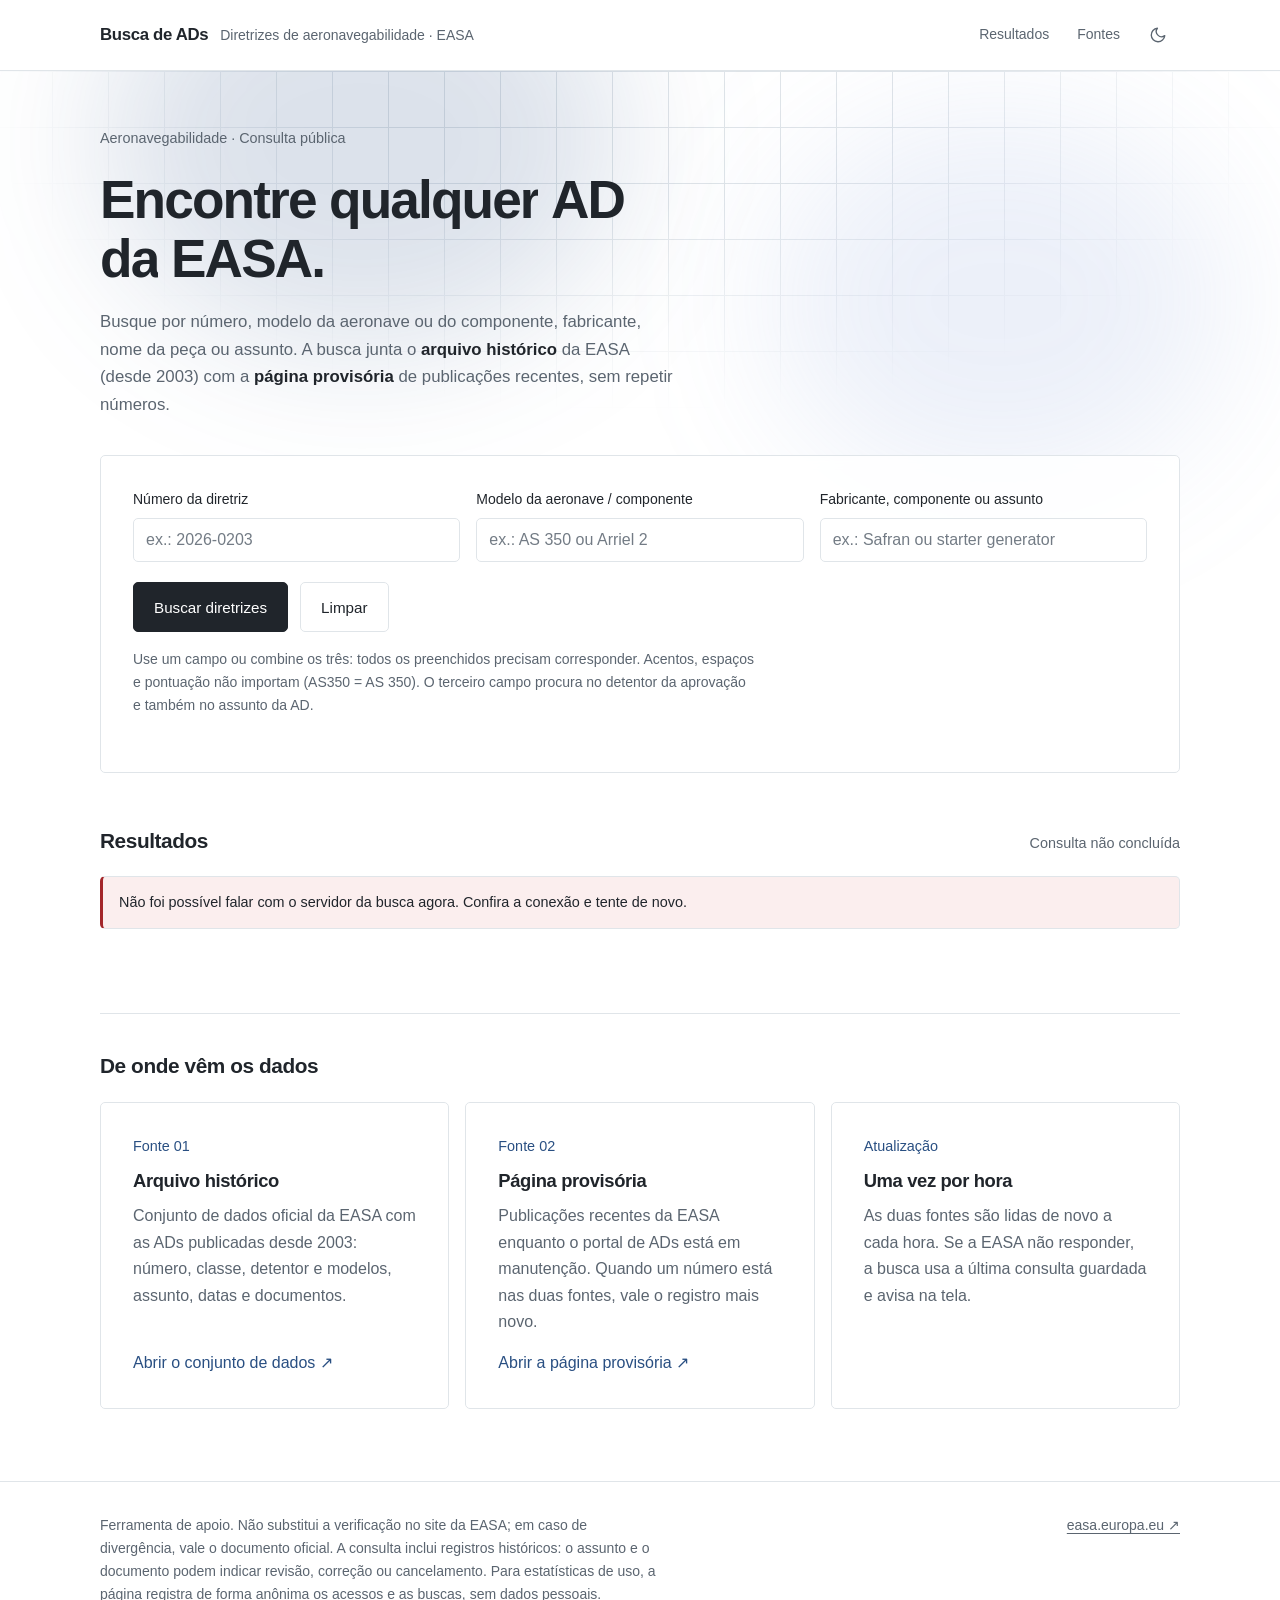
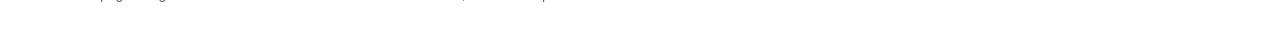
<file: index.html>
<!DOCTYPE html>
<html lang="pt-BR">
<head>
<meta charset="UTF-8">
<meta name="viewport" content="width=device-width, initial-scale=1.0">
<meta name="referrer" content="no-referrer">
<meta name="description" content="Busca no histórico de Diretrizes de Aeronavegabilidade (ADs) da EASA por número, modelo, fabricante, componente ou assunto.">
<meta name="color-scheme" content="light dark">
<meta name="theme-color" content="#ffffff" media="(prefers-color-scheme: light)">
<meta name="theme-color" content="#000000" media="(prefers-color-scheme: dark)">
<title>Busca de ADs da EASA</title>
<link rel="icon" href="favicon.svg" type="image/svg+xml">
<script src="tema-inicial.js"></script>
<link rel="stylesheet" href="styles.css">
<script type="module" src="app.js"></script>
</head>
<body>
<a class="skip-link" href="#conteudo">Pular para o conteúdo</a>

<header class="site-header">
  <div class="container header-inner">
    <a class="brand" href="./" aria-label="Busca de ADs — início">
      <span class="brand-name">Busca de ADs</span>
      <span class="brand-caption">Diretrizes de aeronavegabilidade · EASA</span>
    </a>
    <nav class="navigation" aria-label="Seções">
      <a href="#resultados">Resultados</a>
      <a href="#fontes">Fontes</a>
      <button type="button" id="tema" class="theme-toggle" aria-label="Mudar o tema">
        <svg class="theme-moon" width="18" height="18" viewBox="0 0 24 24" fill="none" stroke="currentColor" stroke-width="1.8" stroke-linecap="round" stroke-linejoin="round" aria-hidden="true"><path d="M21 12.8A9 9 0 1 1 11.2 3a7 7 0 0 0 9.8 9.8z"/></svg>
        <svg class="theme-sun" width="18" height="18" viewBox="0 0 24 24" fill="none" stroke="currentColor" stroke-width="1.8" stroke-linecap="round" aria-hidden="true"><circle cx="12" cy="12" r="4"/><path d="M12 2v2M12 20v2M4.9 4.9l1.4 1.4M17.7 17.7l1.4 1.4M2 12h2M20 12h2M4.9 19.1l1.4-1.4M17.7 6.3l1.4-1.4"/></svg>
      </button>
    </nav>
  </div>
</header>

<main id="conteudo">
  <div class="fundo" aria-hidden="true"><span class="brilho brilho-1"></span><span class="brilho brilho-2"></span></div>
  <section class="container hero">
    <p class="eyebrow">Aeronavegabilidade · Consulta pública</p>
    <h1 aria-label="Encontre qualquer AD da EASA."><span class="palavra" aria-hidden="true"><span>Encontre</span></span> <span class="palavra" aria-hidden="true"><span>qualquer</span></span> <span class="palavra" aria-hidden="true"><span>AD</span></span> <span class="palavra" aria-hidden="true"><span>da</span></span> <span class="palavra destaque" aria-hidden="true"><span>EASA.</span></span></h1>
    <p class="lead">Busque por número, modelo da aeronave ou do componente, fabricante, nome da peça ou assunto. A busca junta o <strong>arquivo histórico</strong> da EASA (desde 2003) com a <strong>página provisória</strong> de publicações recentes, sem repetir números.</p>

    <form id="filtros" class="search-panel" novalidate aria-label="Filtros de diretrizes">
      <div class="fields">
        <label class="field">
          <span>Número da diretriz</span>
          <input type="text" name="numero" maxlength="120" autocomplete="off" spellcheck="false" placeholder="ex.: 2026-0203">
        </label>
        <label class="field">
          <span>Modelo da aeronave / componente</span>
          <input type="text" name="modelo" maxlength="120" autocomplete="off" spellcheck="false" placeholder="ex.: AS 350 ou Arriel 2">
        </label>
        <label class="field">
          <span>Fabricante, componente ou assunto</span>
          <input type="text" name="fabricante" maxlength="120" autocomplete="off" spellcheck="false" placeholder="ex.: Safran ou starter generator">
        </label>
      </div>
      <div class="actions">
        <button type="submit" id="buscar" class="button">Buscar diretrizes</button>
        <button type="reset" class="button secondary">Limpar</button>
      </div>
      <p class="hint">Use um campo ou combine os três: todos os preenchidos precisam corresponder. Acentos, espaços e pontuação não importam (AS350 = AS 350). O terceiro campo procura no detentor da aprovação e também no assunto da AD.</p>
      <p id="formMsg" class="form-msg" role="status" aria-live="polite"></p>
    </form>
  </section>

  <section id="resultados" class="container results" aria-labelledby="resultadosTitulo">
    <div class="results-head">
      <h2 id="resultadosTitulo">Resultados</h2>
      <p id="contagem" class="count" role="status" aria-live="polite">Carregando a fonte…</p>
    </div>
    <p id="aviso" class="notice" role="alert" hidden></p>
    <p id="vazio" class="empty" hidden>Nenhuma diretriz encontrada. Revise os filtros ou clique em Limpar.</p>
    <div id="lista" class="records" aria-busy="false"></div>
    <nav id="paginacao" class="pager" aria-label="Páginas de resultados" hidden>
      <button type="button" id="anterior" class="button secondary">← Anterior</button>
      <span id="paginaAtual"></span>
      <button type="button" id="proxima" class="button secondary">Próxima →</button>
    </nav>
    <p id="meta" class="meta"></p>
  </section>

  <section id="fontes" class="container sources" aria-labelledby="fontesTitulo">
    <h2 id="fontesTitulo">De onde vêm os dados</h2>
    <div class="cards">
      <article class="card">
        <p class="eyebrow">Fonte 01</p>
        <h3>Arquivo histórico</h3>
        <p>Conjunto de dados oficial da EASA com as ADs publicadas desde 2003: número, classe, detentor e modelos, assunto, datas e documentos.</p>
        <a class="text-link" href="https://www.easa.europa.eu/en/datasets/144347" target="_blank" rel="noopener noreferrer">Abrir o conjunto de dados ↗</a>
      </article>
      <article class="card">
        <p class="eyebrow">Fonte 02</p>
        <h3>Página provisória</h3>
        <p>Publicações recentes da EASA enquanto o portal de ADs está em manutenção. Quando um número está nas duas fontes, vale o registro mais novo.</p>
        <a class="text-link" href="https://www.easa.europa.eu/en/domains/aircraft-products/airworthiness-directives-ad/safety-publications-tool-interim-solution" target="_blank" rel="noopener noreferrer">Abrir a página provisória ↗</a>
      </article>
      <article class="card">
        <p class="eyebrow">Atualização</p>
        <h3>Uma vez por hora</h3>
        <p>As duas fontes são lidas de novo a cada hora. Se a EASA não responder, a busca usa a última consulta guardada e avisa na tela.</p>
      </article>
    </div>
  </section>
</main>

<footer class="site-footer">
  <div class="container footer-inner">
    <p>Ferramenta de apoio. Não substitui a verificação no site da EASA; em caso de divergência, vale o documento oficial. A consulta inclui registros históricos: o assunto e o documento podem indicar revisão, correção ou cancelamento. Para estatísticas de uso, a página registra de forma anônima os acessos e as buscas, sem dados pessoais.</p>
    <p class="footer-links"><a href="https://www.easa.europa.eu/" target="_blank" rel="noopener noreferrer">easa.europa.eu ↗</a></p>
  </div>
</footer>
</body>
</html>
</file>
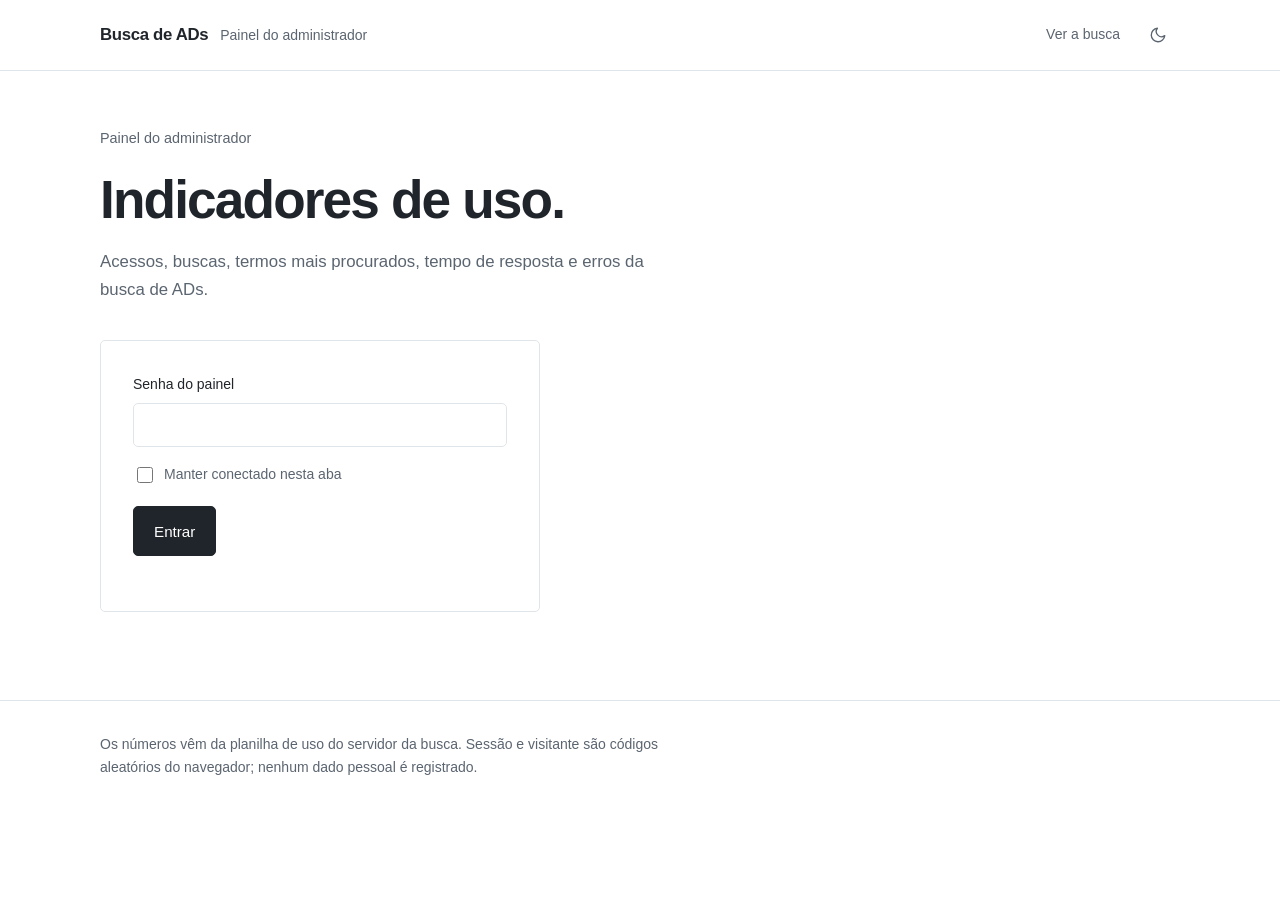
<file: admin.html>
<!DOCTYPE html>
<html lang="pt-BR">
<head>
<meta charset="UTF-8">
<meta name="viewport" content="width=device-width, initial-scale=1.0">
<meta name="referrer" content="no-referrer">
<meta name="robots" content="noindex, nofollow">
<meta name="color-scheme" content="light dark">
<meta name="theme-color" content="#ffffff" media="(prefers-color-scheme: light)">
<meta name="theme-color" content="#000000" media="(prefers-color-scheme: dark)">
<title>Painel — Busca de ADs da EASA</title>
<link rel="icon" href="favicon.svg" type="image/svg+xml">
<script src="tema-inicial.js"></script>
<link rel="stylesheet" href="styles.css">
<link rel="stylesheet" href="admin.css">
<script type="module" src="admin.js"></script>
</head>
<body class="admin">
<a class="skip-link" href="#conteudo">Pular para o conteúdo</a>

<header class="site-header">
  <div class="container header-inner">
    <a class="brand" href="./" aria-label="Busca de ADs — voltar para a busca">
      <span class="brand-name">Busca de ADs</span>
      <span class="brand-caption">Painel do administrador</span>
    </a>
    <nav class="navigation" aria-label="Painel">
      <a href="./">Ver a busca</a>
      <button type="button" id="sair" class="nav-button" hidden>Sair</button>
      <button type="button" id="tema" class="theme-toggle" aria-label="Mudar o tema">
        <svg class="theme-moon" width="18" height="18" viewBox="0 0 24 24" fill="none" stroke="currentColor" stroke-width="1.8" stroke-linecap="round" stroke-linejoin="round" aria-hidden="true"><path d="M21 12.8A9 9 0 1 1 11.2 3a7 7 0 0 0 9.8 9.8z"/></svg>
        <svg class="theme-sun" width="18" height="18" viewBox="0 0 24 24" fill="none" stroke="currentColor" stroke-width="1.8" stroke-linecap="round" aria-hidden="true"><circle cx="12" cy="12" r="4"/><path d="M12 2v2M12 20v2M4.9 4.9l1.4 1.4M17.7 17.7l1.4 1.4M2 12h2M20 12h2M4.9 19.1l1.4-1.4M17.7 6.3l1.4-1.4"/></svg>
      </button>
    </nav>
  </div>
</header>

<main id="conteudo">
  <section id="login" class="container painel-login" aria-labelledby="loginTitulo">
    <p class="eyebrow">Painel do administrador</p>
    <h1 id="loginTitulo">Indicadores de uso.</h1>
    <p class="lead">Acessos, buscas, termos mais procurados, tempo de resposta e erros da busca de ADs.</p>
    <form id="loginForm" class="search-panel login-card" novalidate>
      <label class="field">
        <span>Senha do painel</span>
        <input type="password" id="senha" name="senha" autocomplete="current-password" required>
      </label>
      <label class="lembrar"><input type="checkbox" id="lembrar"> Manter conectado nesta aba</label>
      <div class="actions"><button type="submit" id="entrar" class="button">Entrar</button></div>
      <p id="loginMsg" class="form-msg" role="status" aria-live="polite"></p>
    </form>
  </section>

  <section id="painel" class="container painel" aria-labelledby="painelTitulo" hidden>
    <div class="painel-topo">
      <div>
        <p class="eyebrow">Painel do administrador</p>
        <h1 id="painelTitulo">Indicadores de uso.</h1>
      </div>
    </div>

    <div class="filtros" role="group" aria-label="Período">
      <div class="segmentos" id="periodo">
        <button type="button" data-dias="1">Hoje</button>
        <button type="button" data-dias="7" aria-pressed="true">7 dias</button>
        <button type="button" data-dias="30">30 dias</button>
        <button type="button" data-dias="90">90 dias</button>
      </div>
      <button type="button" id="atualizar" class="button secondary">Atualizar</button>
      <a id="planilha" class="button secondary" href="#" target="_blank" rel="noopener noreferrer" hidden>Abrir planilha ↗</a>
      <p id="status" class="status" role="status" aria-live="polite"></p>
    </div>

    <div id="conteudoPainel" class="painel-conteudo">
      <div id="kpis" class="kpis"></div>
      <div id="graficos" class="graficos"></div>
    </div>
  </section>
</main>

<div id="dica" class="dica" role="tooltip" hidden></div>

<footer class="site-footer">
  <div class="container footer-inner">
    <p>Os números vêm da planilha de uso do servidor da busca. Sessão e visitante são códigos aleatórios do navegador; nenhum dado pessoal é registrado.</p>
  </div>
</footer>
</body>
</html>
</file>
<file: styles.css>
/* Busca de ADs da EASA — visual sóbrio, inspirado em rea.tools: fonte do sistema, tons de tinta
   sobre fundo branco (tema claro) ou preto (tema escuro), bordas finas de 1 px, raio de 5 px,
   sem sombras, títulos com peso 650 e espaçamento negativo. Tema escuro em preto neutro. */
:root {
  --ink: #20252b;
  --muted: #5b6570;
  --line: #e0e5e9;
  --soft: #f4f6f8;
  --accent: #294f82;
  --accent-soft: #edf2f8;
  --page: #ffffff;
  --button-bg: #20252b;
  --button-bg-hover: #38424e;
  --button-ink: #ffffff;
  --warn: #8a5a00;
  --warn-soft: #fdf6e7;
  --danger: #a3262a;
  --danger-soft: #fbeeee;
  --ok: #2c6e49;
  --font-sans: -apple-system, BlinkMacSystemFont, "Segoe UI", Helvetica, Arial, sans-serif;
  --font-mono: "SFMono-Regular", Consolas, "Liberation Mono", monospace;
  --radius: 5px;
  color-scheme: light;
}
:root[data-theme="dark"] {
  --ink: #ededed;
  --muted: #a1a1a1;
  --line: #2a2a2a;
  --soft: #111111;
  --accent: #8ab4f8;
  --accent-soft: #1c1c1c;
  --page: #000000;
  --button-bg: #ededed;
  --button-bg-hover: #d4d4d4;
  --button-ink: #000000;
  --warn: #f5d38a;
  --warn-soft: #1a1608;
  --danger: #f28b82;
  --danger-soft: #1f0d0c;
  --ok: #81c995;
  color-scheme: dark;
}

* { box-sizing: border-box; }
html { -webkit-text-size-adjust: 100%; }
body {
  margin: 0;
  background: var(--page);
  color: var(--ink);
  font: 400 1rem/1.65 var(--font-sans);
}
button, input { font: inherit; }
a { color: var(--accent); text-underline-offset: 3px; }
a:hover { text-decoration-thickness: 2px; }
::selection { background: #dce8f6; }
:root[data-theme="dark"] ::selection { background: #333333; }
:focus-visible { outline: 2px solid var(--accent); outline-offset: 4px; }
[hidden] { display: none !important; }

.container { width: min(1080px, calc(100% - 3.5rem)); margin-inline: auto; }
@media (max-width: 520px) { .container { width: calc(100% - 2rem); } }

.skip-link {
  position: absolute; left: 1rem; top: -4rem; z-index: 10; padding: 0.6rem 1rem;
  border-radius: var(--radius); background: var(--button-bg); color: var(--button-ink); text-decoration: none;
}
.skip-link:focus { top: 0.75rem; }

/* cabeçalho */
.site-header { border-bottom: 1px solid var(--line); }
.header-inner { display: flex; align-items: center; justify-content: space-between; gap: 1rem 2rem; padding-block: 0.8rem; flex-wrap: wrap; }
.brand { display: inline-flex; align-items: baseline; gap: 0.75rem; color: var(--ink); text-decoration: none; flex-wrap: wrap; }
.brand-name { font-weight: 650; font-size: 1.05rem; letter-spacing: -0.02em; }
.brand-caption { color: var(--muted); font-size: 0.875rem; }
.navigation { display: flex; align-items: center; gap: 0.25rem; }
.navigation a { display: inline-flex; align-items: center; min-height: 44px; padding: 0 0.75rem; border-radius: var(--radius); color: var(--muted); font-size: 0.875rem; text-decoration: none; }
.navigation a:hover { color: var(--ink); background: var(--soft); }
.theme-toggle {
  display: inline-flex; align-items: center; justify-content: center; width: 44px; height: 44px; padding: 0;
  border: 1px solid transparent; border-radius: var(--radius); background: var(--page); color: var(--muted); cursor: pointer;
}
.theme-toggle:hover { background: var(--soft); color: var(--ink); }
.theme-sun { display: none; }
:root[data-theme="dark"] .theme-sun { display: block; }
:root[data-theme="dark"] .theme-moon { display: none; }

/* topo */
.hero { padding-block: 3.5rem 2.5rem; }
.eyebrow { margin: 0 0 1.2rem; font-size: 0.9rem; color: var(--muted); }
h1 {
  margin: 0; max-width: 18ch; font-size: clamp(2.1rem, 5.2vw, 3.325rem); font-weight: 650;
  line-height: 1.12; letter-spacing: -0.035em;
}
h2 { margin: 0; font-size: 1.3rem; font-weight: 650; line-height: 1.14; letter-spacing: -0.02em; }
h3 { margin: 0; font-size: 1.05rem; font-weight: 650; line-height: 1.14; letter-spacing: -0.02em; }
.lead { max-width: 62ch; margin: 1.2rem 0 0; color: var(--muted); font-size: 1.05rem; }
.lead strong { color: var(--ink); font-weight: 600; }

/* formulário */
.search-panel { margin-top: 2.25rem; padding: 2rem; border: 1px solid var(--line); border-radius: var(--radius); }
.fields { display: grid; grid-template-columns: repeat(3, minmax(0, 1fr)); gap: 1rem; }
.field { display: grid; gap: 0.45rem; min-width: 0; }
.field span { font-size: 0.875rem; font-weight: 500; }
.field input {
  width: 100%; min-height: 44px; padding: 0.5rem 0.75rem; border: 1px solid var(--line); border-radius: var(--radius);
  background: var(--page); color: var(--ink);
}
.field input::placeholder { color: var(--muted); opacity: 0.85; }
.field input:hover { border-color: var(--muted); }
.field input:focus-visible { outline-offset: 1px; border-color: var(--accent); }
.actions { display: flex; flex-wrap: wrap; gap: 0.75rem; margin-top: 1.25rem; }
.button {
  display: inline-flex; justify-content: center; align-items: center; min-height: 44px; padding: 0.7rem 1.25rem;
  border: 1px solid var(--button-bg); border-radius: var(--radius); background: var(--button-bg); color: var(--button-ink);
  font-size: 0.95rem; font-weight: 500; text-decoration: none; cursor: pointer;
}
.button:hover { background: var(--button-bg-hover); border-color: var(--button-bg-hover); }
.button.secondary { border-color: var(--line); background: var(--page); color: var(--ink); }
.button.secondary:hover { background: var(--soft); }
.button:disabled { opacity: 0.6; cursor: default; }
.hint { max-width: 80ch; margin: 1rem 0 0; color: var(--muted); font-size: 0.875rem; }
.form-msg { margin: 0.4rem 0 0; min-height: 1.2em; color: var(--muted); font-size: 0.875rem; }
.form-msg.is-erro { color: var(--danger); }

/* resultados */
.results { padding-bottom: 3rem; scroll-margin-top: 1rem; }
.results-head { display: flex; flex-wrap: wrap; align-items: baseline; justify-content: space-between; gap: 0.4rem 1.5rem; padding-top: 1rem; margin-bottom: 1.25rem; }
.count { margin: 0; color: var(--muted); font-size: 0.9rem; font-variant-numeric: tabular-nums; }
.notice { margin: 0 0 1rem; padding: 0.85rem 1rem; border: 1px solid var(--line); border-left: 3px solid var(--warn); border-radius: var(--radius); background: var(--warn-soft); font-size: 0.9rem; }
.notice.is-erro { border-left-color: var(--danger); background: var(--danger-soft); }
.empty { margin: 0 0 1rem; padding: 2rem; border: 1px dashed var(--line); border-radius: var(--radius); color: var(--muted); text-align: center; }
.records { display: grid; gap: 0.75rem; }
.records[aria-busy="true"] { opacity: 0.55; transition: opacity 0.2s ease; }
.registro {
  display: grid; grid-template-columns: 200px minmax(0, 1fr); gap: 1.5rem;
  padding: 1.5rem; border: 1px solid var(--line); border-radius: var(--radius);
}
.registro:hover { border-color: var(--muted); }
.registro-id { display: grid; align-content: start; gap: 0.15rem; min-width: 0; }
.registro-numero { font-family: var(--font-mono); font-size: 1rem; font-weight: 600; letter-spacing: 0; overflow-wrap: anywhere; }
.selos { display: flex; flex-wrap: wrap; gap: 0.35rem; margin: 0.35rem 0 0.5rem; }
.selo { padding: 0.05rem 0.5rem; border: 1px solid var(--line); border-radius: 3px; background: var(--soft); color: var(--accent); font-size: 0.75rem; font-weight: 500; }
.selo-alerta { color: var(--warn); }
.registro-data { margin: 0; color: var(--muted); font-size: 0.85rem; font-variant-numeric: tabular-nums; }
.registro-fonte { margin: 0.5rem 0 0; color: var(--muted); font-size: 0.8rem; }
.registro-fonte.is-recente { color: var(--ok); }
.registro-corpo { min-width: 0; }
.registro-detentor { font-size: 1.05rem; }
.registro-modelos { margin: 0.3rem 0 0; color: var(--muted); font-family: var(--font-mono); font-size: 0.8rem; line-height: 1.6; overflow-wrap: anywhere; }
.registro-assunto { margin: 0.75rem 0 0; }
.registro-docs { display: flex; flex-wrap: wrap; gap: 0.4rem 1.25rem; margin-top: 0.85rem; font-size: 0.9rem; }
.text-link { color: var(--accent); font-weight: 500; text-decoration: none; }
.text-link:hover { text-decoration: underline; }
.registro-sem-doc { color: var(--muted); }
.pager { display: flex; align-items: center; justify-content: center; gap: 1rem; margin-top: 1.5rem; }
.pager span { color: var(--muted); font-size: 0.9rem; font-variant-numeric: tabular-nums; }
.meta { margin: 1.25rem 0 0; color: var(--muted); font-size: 0.8rem; }

/* fontes */
.sources { padding-block: 2.5rem 3rem; border-top: 1px solid var(--line); }
.cards { display: grid; grid-template-columns: repeat(3, minmax(0, 1fr)); gap: 1rem; margin-top: 1.5rem; }
.card { display: flex; flex-direction: column; min-width: 0; padding: 2rem; border: 1px solid var(--line); border-radius: var(--radius); }
.card .eyebrow { margin-bottom: 0.8rem; color: var(--accent); }
.card h3 { font-size: 1.15rem; }
.card p:not(.eyebrow) { margin: 0.7rem 0 0; color: var(--muted); }
.card .text-link { margin-top: auto; padding-top: 0.9rem; }

/* rodapé */
.site-footer { margin-top: 1.5rem; padding-block: 2rem 3rem; border-top: 1px solid var(--line); color: var(--muted); font-size: 0.875rem; }
.footer-inner { display: flex; flex-wrap: wrap; justify-content: space-between; gap: 1rem 2rem; }
.footer-inner p { margin: 0; max-width: 72ch; }
.footer-links a { color: var(--muted); }

@media (max-width: 860px) {
  .fields, .cards { grid-template-columns: 1fr; }
  .registro { grid-template-columns: 1fr; gap: 0.75rem; }
}
@media (max-width: 520px) {
  .hero { padding-block: 2.25rem 2rem; }
  .search-panel, .card { padding: 1.25rem; }
  .registro { padding: 1.25rem; }
  .brand-caption { display: none; }
  .navigation a { padding: 0 0.5rem; }
  .actions .button { flex: 1; padding-inline: 0.9rem; white-space: nowrap; }
  .actions .button[type="submit"] { flex: 2; }
}
/* ===== movimento ===================================================================== */
:root { --ease-out: cubic-bezier(.2, .75, .2, 1); --glow-1: rgba(41, 79, 130, .16); --glow-2: rgba(120, 150, 210, .14); }
:root[data-theme="dark"] { --glow-1: rgba(255, 255, 255, .07); --glow-2: rgba(138, 180, 248, .08); }

@keyframes desce { from { opacity: 0; transform: translateY(-10px); } to { opacity: 1; transform: none; } }
@keyframes sobe { from { opacity: 0; transform: translateY(18px); filter: blur(6px); } to { opacity: 1; transform: none; filter: blur(0); } }
@keyframes palavra { from { transform: translateY(105%) rotate(4deg); } to { transform: none; } }
@keyframes surge { from { opacity: 0; } to { opacity: 1; } }
@keyframes flutua-1 { 0%, 100% { transform: translate(0, 0) scale(1); } 50% { transform: translate(6%, 8%) scale(1.12); } }
@keyframes flutua-2 { 0%, 100% { transform: translate(0, 0) scale(1.05); } 50% { transform: translate(-8%, -4%) scale(.92); } }
@keyframes brilho-esq { from { background-position: 150% 0; } to { background-position: -50% 0; } }
@keyframes gira { from { transform: rotate(-90deg) scale(.6); opacity: 0; } to { transform: none; opacity: 1; } }
@keyframes varre-texto { from { background-position: 100% 0; } to { background-position: 0 0; } }
@keyframes varre { from { transform: translateX(-120%) skewX(-20deg); } to { transform: translateX(220%) skewX(-20deg); } }

/* fundo do topo: grade fina que some nas bordas + dois brilhos que flutuam devagar */
main { position: relative; isolation: isolate; }
.fundo { position: absolute; inset: 0 0 auto; height: min(760px, 100vh); z-index: -1; overflow: hidden; pointer-events: none; }
.fundo::before {
  content: ""; position: absolute; inset: 0;
  background-image: linear-gradient(var(--line) 1px, transparent 1px), linear-gradient(90deg, var(--line) 1px, transparent 1px);
  background-size: 56px 56px; background-position: center top;
  -webkit-mask-image: radial-gradient(ellipse 70% 60% at 50% 0%, #000 30%, transparent 75%);
  mask-image: radial-gradient(ellipse 70% 60% at 50% 0%, #000 30%, transparent 75%);
  opacity: .55; animation: surge 1.2s ease both;
}
.brilho { position: absolute; border-radius: 50%; filter: blur(70px); animation: surge 1.4s ease both; }
.brilho-1 { width: 520px; height: 420px; top: -140px; left: 8%; background: var(--glow-1); animation: surge 1.4s ease both, flutua-1 18s ease-in-out 1.4s infinite; }
.brilho-2 { width: 460px; height: 380px; top: 40px; right: 4%; background: var(--glow-2); animation: surge 1.6s ease both, flutua-2 22s ease-in-out 1.6s infinite; }

/* entrada da página */
.site-header { animation: desce .6s var(--ease-out) both; }
.hero .eyebrow { animation: sobe .7s var(--ease-out) .05s both; }
h1 .palavra { display: inline-block; overflow: hidden; vertical-align: top; padding-bottom: .08em; margin-bottom: -.08em; }
h1 .palavra > span { display: inline-block; animation: palavra .8s var(--ease-out) both; }
h1 .palavra:nth-child(1) > span { animation-delay: .12s; }
h1 .palavra:nth-child(2) > span { animation-delay: .19s; }
h1 .palavra:nth-child(3) > span { animation-delay: .26s; }
h1 .palavra:nth-child(4) > span { animation-delay: .33s; }
h1 .palavra:nth-child(5) > span { animation-delay: .40s; }
h1 .destaque > span {
  background: linear-gradient(100deg, var(--ink) 0%, var(--ink) 38%, var(--accent) 50%, var(--ink) 62%, var(--ink) 100%);
  background-size: 300% 100%; background-position: 0 0; -webkit-background-clip: text; background-clip: text; color: transparent;
  animation: palavra .8s var(--ease-out) .40s both, varre-texto 2.4s ease-in-out 1.1s both;
}
.hero .lead { animation: sobe .8s var(--ease-out) .5s both; }
.search-panel { animation: sobe .8s var(--ease-out) .62s both; background: color-mix(in srgb, var(--page) 82%, transparent); -webkit-backdrop-filter: blur(6px); backdrop-filter: blur(6px); }
.search-panel .field { animation: sobe .6s var(--ease-out) both; }
.search-panel .field:nth-child(1) { animation-delay: .78s; }
.search-panel .field:nth-child(2) { animation-delay: .85s; }
.search-panel .field:nth-child(3) { animation-delay: .92s; }
.search-panel .actions { animation: sobe .6s var(--ease-out) 1s both; }
.search-panel .hint { animation: surge .8s ease 1.1s both; }
.results-head { animation: surge .8s ease 1s both; }

/* painel de busca ganha foco */
.search-panel { transition: border-color .25s ease, box-shadow .25s ease; }
.search-panel:focus-within { border-color: var(--accent); box-shadow: 0 0 0 4px var(--accent-soft); }
.field input { transition: border-color .2s ease, background-color .2s ease; }

/* botões: leve elevação e um reflexo que atravessa no hover */
.button { position: relative; overflow: hidden; transition: background-color .2s ease, border-color .2s ease, transform .15s ease; }
.button:active:not(:disabled) { transform: translateY(1px) scale(.985); }
.button:not(.secondary)::after {
  content: ""; position: absolute; inset: 0 auto 0 0; width: 40%; pointer-events: none;
  background: linear-gradient(90deg, transparent, rgba(255, 255, 255, .28), transparent); transform: translateX(-120%) skewX(-20deg);
}
.button:not(.secondary):hover::after { animation: varre .75s var(--ease-out); }

/* cartões de resultado entram em cascata */
.registro { animation: sobe .55s var(--ease-out) backwards; animation-delay: calc(var(--i, 0) * 45ms); transition: border-color .2s ease, transform .2s ease, background-color .2s ease; }
.registro:not(.esqueleto):hover { transform: translateY(-2px); background: color-mix(in srgb, var(--soft) 55%, transparent); }
.text-link { position: relative; }
.registro-docs .text-link::after { content: ""; position: absolute; left: 0; right: 0; bottom: -2px; height: 1px; background: currentColor; transform: scaleX(0); transform-origin: left; transition: transform .3s var(--ease-out); }
.registro-docs .text-link:hover { text-decoration: none; }
.registro-docs .text-link:hover::after { transform: scaleX(1); }

/* esqueletos */
.records[aria-busy="true"] { opacity: 1; }
.esqueleto { pointer-events: none; }
.esq-col { display: grid; gap: .6rem; align-content: start; }
.esq {
  display: block; height: .8rem; border-radius: 4px;
  background: linear-gradient(90deg, var(--soft) 0%, var(--line) 50%, var(--soft) 100%); background-size: 200% 100%;
  animation: brilho-esq 1.3s linear infinite;
}
.esq-titulo { height: 1.05rem; width: 70%; }
.esq-largo { width: 45%; }
.esq-curto { width: 55%; }
.esq-linha { width: 100%; }
.esq-meio { width: 72%; }

/* número da contagem não "pula" de largura */
.count { font-variant-numeric: tabular-nums; }

/* botão de tema gira ao trocar; troca de tema em círculo (View Transitions) */
.theme-toggle.gira svg { animation: gira .5s var(--ease-out); }
::view-transition-old(root), ::view-transition-new(root) { animation: none; mix-blend-mode: normal; }
::view-transition-new(root) { z-index: 2; }

/* revelar ao rolar (só com JS; sem JS tudo aparece) */
.js .revelar { opacity: 0; transform: translateY(24px); filter: blur(4px); transition: opacity .7s var(--ease-out), transform .7s var(--ease-out), filter .7s var(--ease-out); transition-delay: calc(var(--i, 0) * 90ms); }
.js .revelar.visivel { opacity: 1; transform: none; filter: none; }
.card { transition: border-color .25s ease, transform .25s var(--ease-out); }
.card.visivel:hover { transform: translateY(-3px); border-color: var(--accent); }

@media (max-width: 520px) {
  .brilho-1 { width: 320px; height: 280px; left: -20%; }
  .brilho-2 { width: 280px; height: 260px; right: -25%; }
  .fundo::before { background-size: 40px 40px; }
}

@media (prefers-reduced-motion: reduce) {
  *, *::before, *::after { animation: none !important; transition: none !important; }
  .js .revelar { opacity: 1; transform: none; filter: none; }
  h1 .destaque > span { color: var(--ink); background: none; }
}
@media print {
  .site-header, .search-panel, .pager, .sources, .skip-link { display: none !important; }
  .registro { break-inside: avoid; }
}

:root[data-theme="dark"] .fundo::before { opacity: .38; }
</file>
<file: admin.css>
/* Painel do administrador — usa a base do styles.css e acrescenta KPIs e gráficos.
   Cores das séries e do status validadas para contraste e daltonismo (claro sobre #fff, escuro
   sobre #000). A cor nunca vai sozinha: legenda, rótulos e tabela levam o nome. */
:root {
  --s1: #2a78d6; --s2: #eb6834;
  --st-good: #0ca30c; --st-warn: #fab219; --st-serious: #ec835a; --st-crit: #d03b3b;
  --grade: #e1e0d9; --base: #c3c2b7;
}
:root[data-theme="dark"] { --s1: #3987e5; --s2: #d95926; --grade: #222222; --base: #3a3a3a; }

.s1 { background: var(--s1); }
.s2 { background: var(--s2); }
.st-good { background: var(--st-good); }
.st-warn { background: var(--st-warn); }
.st-serious { background: var(--st-serious); }
.st-crit { background: var(--st-crit); }

/* entrar */
.painel-login { padding-block: 3.5rem 4rem; }
.login-card { max-width: 440px; }
.lembrar { display: flex; align-items: center; gap: 0.5rem; margin-top: 1rem; color: var(--muted); font-size: 0.875rem; }
.lembrar input { width: 16px; height: 16px; accent-color: var(--accent); }
.nav-button { min-height: 44px; padding: 0 0.75rem; border: 0; border-radius: var(--radius); background: none; color: var(--muted); font-size: 0.875rem; cursor: pointer; }
.nav-button:hover { color: var(--ink); background: var(--soft); }

/* painel */
.painel { padding-block: 3rem 3.5rem; }
.painel h1 { font-size: clamp(1.9rem, 4vw, 2.6rem); }
.filtros { display: flex; flex-wrap: wrap; align-items: center; gap: 0.75rem; margin: 2rem 0 1.5rem; animation: sobe .6s var(--ease-out) .1s both; }
.segmentos { display: inline-flex; padding: 3px; gap: 2px; border: 1px solid var(--line); border-radius: calc(var(--radius) + 2px); background: var(--page); }
.segmentos button { min-height: 38px; padding: 0 0.9rem; border: 0; border-radius: var(--radius); background: none; color: var(--muted); font-size: 0.875rem; cursor: pointer; transition: background-color .2s ease, color .2s ease; }
.segmentos button:hover { color: var(--ink); background: var(--soft); }
.segmentos button[aria-pressed="true"] { background: var(--button-bg); color: var(--button-ink); }
.filtros .button { min-height: 44px; }
.status { margin: 0; color: var(--muted); font-size: 0.85rem; }
.painel-conteudo { transition: opacity .25s ease; }
.painel-conteudo[aria-busy="true"] { opacity: 0.55; }

.kpis { display: grid; grid-template-columns: repeat(4, minmax(0, 1fr)); gap: 0.75rem; }
.kpi { display: grid; gap: 0.25rem; align-content: start; padding: 1.1rem 1.25rem; border: 1px solid var(--line); border-radius: var(--radius); background: var(--page); animation: sobe .55s var(--ease-out) backwards; }
.kpi:nth-child(2) { animation-delay: .04s; } .kpi:nth-child(3) { animation-delay: .08s; } .kpi:nth-child(4) { animation-delay: .12s; }
.kpi:nth-child(5) { animation-delay: .16s; } .kpi:nth-child(6) { animation-delay: .2s; } .kpi:nth-child(7) { animation-delay: .24s; } .kpi:nth-child(8) { animation-delay: .28s; }
.kpi-rotulo { display: flex; align-items: center; gap: 0.4rem; color: var(--muted); font-size: 0.8rem; font-weight: 500; }
.kpi-valor { font-size: 1.75rem; font-weight: 650; letter-spacing: -0.03em; line-height: 1.15; }
.kpi small { color: var(--muted); font-size: 0.8rem; }
.kpi-icone { display: inline-grid; place-items: center; min-width: 18px; height: 18px; padding: 0 3px; border-radius: 9px; font-size: 0.7rem; font-style: normal; font-weight: 700; color: #000; background: var(--st-warn); }
.tom-crit .kpi-icone { background: var(--st-crit); color: #fff; }
.tom-warn { border-left: 3px solid var(--st-warn); }
.tom-crit { border-left: 3px solid var(--st-crit); }

.graficos { display: grid; grid-template-columns: repeat(2, minmax(0, 1fr)); gap: 0.75rem; margin-top: 0.75rem; }
.cartao-grafico { display: grid; grid-template-columns: minmax(0, 1fr); gap: 0.9rem; align-content: start; min-width: 0; padding: 1.25rem; border: 1px solid var(--line); border-radius: var(--radius); background: var(--page); animation: sobe .6s var(--ease-out) backwards; }
.cartao-grafico:nth-child(2n) { animation-delay: .06s; }
.cartao-grafico.largo { grid-column: 1 / -1; }
.cartao-cab { display: flex; justify-content: space-between; align-items: flex-start; gap: 1rem; }
.cartao-cab h3 { font-size: 0.98rem; }
.cartao-cab p { margin: 0.25rem 0 0; color: var(--muted); font-size: 0.8rem; }
.alternar { flex-shrink: 0; min-height: 32px; padding: 0 0.7rem; border: 1px solid var(--line); border-radius: var(--radius); background: var(--page); color: var(--muted); font-size: 0.78rem; cursor: pointer; }
.alternar:hover { color: var(--ink); background: var(--soft); }
.legenda { display: flex; flex-wrap: wrap; gap: 0.35rem 1rem; color: var(--muted); font-size: 0.8rem; }
.legenda span { display: inline-flex; align-items: center; gap: 0.4rem; }
.chave { width: 10px; height: 10px; border-radius: 2px; }
.vazio-grafico, .vazio-painel { margin: 0; color: var(--muted); font-size: 0.9rem; }
.vazio-painel { grid-column: 1 / -1; padding: 2rem; border: 1px dashed var(--line); border-radius: var(--radius); text-align: center; }

/* colunas */
.grafico { display: grid; grid-template-columns: auto minmax(0, 1fr); grid-template-rows: 190px auto; column-gap: 0.6rem; }
.eixo-y { display: flex; flex-direction: column; justify-content: space-between; align-items: flex-end; margin: -0.45em 0; color: var(--muted); font-size: 0.72rem; font-variant-numeric: tabular-nums; }
.area { position: relative; }
.grade { position: absolute; left: 0; right: 0; height: 1px; background: var(--grade); }
.grade.base { background: var(--base); }
.colunas { position: absolute; inset: 0; display: flex; align-items: stretch; }
.banda { flex: 1 1 0; min-width: 0; display: flex; justify-content: center; align-items: flex-end; height: 100%; padding-inline: 1px; cursor: default; border-radius: 3px; outline-offset: 0; }
.banda:hover, .banda:focus-visible { background: color-mix(in srgb, var(--soft) 80%, transparent); }
.pilha { display: flex; flex-direction: column-reverse; gap: 2px; width: min(24px, 70%); height: 100%; justify-content: flex-start; }
.pilha .seg { display: block; width: 100%; flex-shrink: 0; transform-origin: bottom; animation: crescer .6s var(--ease-out) backwards; animation-delay: calc(var(--i, 0) * 18ms); }
.pilha .seg:last-child { border-radius: 4px 4px 0 0; }
.grupo { display: flex; align-items: flex-end; gap: 2px; width: min(30px, 80%); height: 100%; }
.grupo .seg { display: block; flex: 1; border-radius: 4px 4px 0 0; transform-origin: bottom; animation: crescer .6s var(--ease-out) backwards; animation-delay: calc(var(--i, 0) * 18ms); }
.banda:hover .seg, .banda:focus-visible .seg { filter: brightness(1.12); }
.canto { grid-column: 1; }
.eixo-x { display: flex; margin-top: 0.4rem; color: var(--muted); font-size: 0.7rem; font-variant-numeric: tabular-nums; }
.eixo-x span { flex: 1 1 0; min-width: 0; text-align: center; white-space: nowrap; overflow: visible; }
@keyframes crescer { from { transform: scaleY(0); } to { transform: none; } }

/* barras horizontais */
.barras { display: grid; gap: 0.55rem; }
.barra-linha { display: grid; grid-template-columns: minmax(0, 38%) minmax(0, 1fr) auto; align-items: center; gap: 0.75rem; padding: 2px 4px; margin: -2px -4px; border-radius: 4px; }
.barra-linha:hover, .barra-linha:focus-visible { background: var(--soft); }
.barra-rotulo { overflow: hidden; text-overflow: ellipsis; white-space: nowrap; font-size: 0.85rem; }
.trilho { height: 12px; }
.barra { display: block; height: 100%; border-radius: 0 4px 4px 0; transform-origin: left; animation: crescer-x .7s var(--ease-out) backwards; animation-delay: calc(var(--i, 0) * 50ms); }
.barra-valor { min-width: 2.5ch; text-align: right; font-size: 0.85rem; font-weight: 600; font-variant-numeric: tabular-nums; }
@keyframes crescer-x { from { transform: scaleX(0); } to { transform: none; } }

/* tabela */
.tabela-wrap { max-height: 360px; overflow: auto; border: 1px solid var(--line); border-radius: var(--radius); }
.tabela { width: 100%; border-collapse: collapse; font-size: 0.82rem; }
.tabela th, .tabela td { padding: 0.5rem 0.75rem; border-bottom: 1px solid var(--line); text-align: left; vertical-align: top; }
.tabela th { position: sticky; top: 0; background: var(--soft); color: var(--muted); font-weight: 500; }
.tabela .num { text-align: right; font-variant-numeric: tabular-nums; white-space: nowrap; }
.tabela tr:last-child td { border-bottom: 0; }

/* dica */
.dica { position: absolute; top: 0; left: 0; z-index: 50; min-width: 140px; max-width: 260px; padding: 0.6rem 0.75rem; border: 1px solid var(--line); border-radius: var(--radius); background: var(--page); color: var(--ink); font-size: 0.8rem; pointer-events: none; box-shadow: 0 8px 24px rgba(0, 0, 0, .12); }
:root[data-theme="dark"] .dica { box-shadow: 0 8px 24px rgba(0, 0, 0, .6); }
.dica p { margin: 0; }
.dica-titulo { margin-bottom: 0.3rem !important; color: var(--muted); font-size: 0.75rem; }
.dica-linha { display: flex; align-items: center; gap: 0.45rem; }
.dica-linha strong { font-variant-numeric: tabular-nums; }
.dica-linha span { color: var(--muted); }
.dica-chave { width: 10px; height: 2px; border-radius: 1px; flex-shrink: 0; }

@media (max-width: 960px) { .kpis { grid-template-columns: repeat(2, minmax(0, 1fr)); } .graficos { grid-template-columns: minmax(0, 1fr); } }
@media (max-width: 420px) { .kpis { grid-template-columns: minmax(0, 1fr); } .segmentos button { padding: 0 0.6rem; } }
@media (prefers-reduced-motion: reduce) { .seg, .barra, .kpi, .cartao-grafico, .filtros { animation: none !important; } }
</file>
